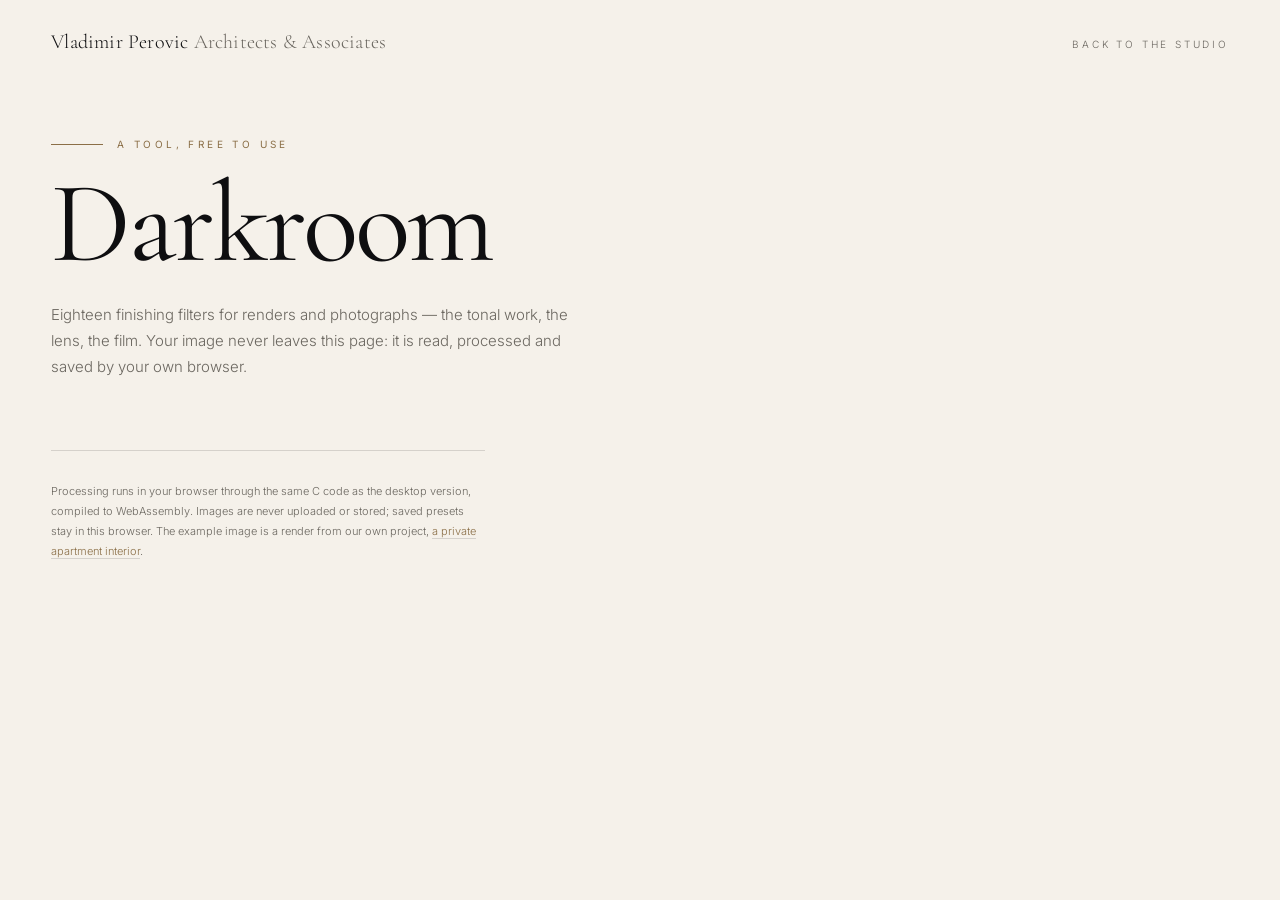
<file: web/src/index.html>
<!DOCTYPE html>
<html lang="en">
<head>
<meta charset="utf-8">
<meta name="viewport" content="width=device-width, initial-scale=1">
<title>Darkroom — Vladimir Perovic Architects &amp; Associates</title>
<meta name="description" content="Finishing filters for architectural renders and photographs. Everything runs in your browser; nothing is uploaded.">
<link rel="preconnect" href="https://fonts.googleapis.com">
<link rel="preconnect" href="https://fonts.gstatic.com" crossorigin>
<link href="https://fonts.googleapis.com/css2?family=Cormorant+Garamond:ital,wght@0,300;0,400;0,500;1,300;1,400&family=Inter:wght@300;400;500;600&display=swap" rel="stylesheet">
<link rel="stylesheet" href="style.css?v=%%V%%">
<style>body { margin: 0; background: #f5f1ea; }</style>
</head>
<body>
<div id="darkroom">
<header class="masthead">
  <a class="wordmark" href="https://vladimirperovic.com">Vladimir Perovic <span>Architects &amp; Associates</span></a>
  <nav><a href="https://vladimirperovic.com">Back to the studio</a></nav>
</header>

<section class="intro">
  <p class="kicker">A tool, free to use</p>
  <h1>Darkroom</h1>
  <p class="lede">Eighteen finishing filters for renders and photographs — the tonal work, the lens, the film.
    Your image never leaves this page: it is read, processed and saved by your own browser.</p>
</section>

<!--TOOL-->

<footer class="colophon">
  <p>Processing runs in your browser through the same C code as the desktop version, compiled to
    WebAssembly. Images are never uploaded or stored; saved presets stay in this browser. The example image is a render from our own
    project, <a href="https://vladimirperovic.com/project.php?id=etr">a private apartment interior</a>.</p>
</footer>

<script type="module" src="app.js?v=%%V%%"></script>
</div>
</body>
</html>
</file>
<file: web/src/style.css>
/* The studio's own tokens and manner: paper and ink, hairlines, wide-tracked labels in the accent, a
   Cormorant display, and pill controls that invert on hover — the same page, with a tool on it. */
:root {
  --ink: #0e0e10;
  --paper: #f5f1ea;
  --muted: #6b6760;
  --line: rgba(14, 14, 16, .14);
  --accent: #8b6f47;
  --accent-light: #d7b584;
  --stage: #17171a;
  --ease: cubic-bezier(.19, 1, .22, 1);

  /* On the dark chrome that floats over an image. */
  --glass: rgba(14, 14, 16, .62);
  --glass-line: rgba(245, 241, 234, .16);
  --glass-text: rgba(245, 241, 234, .92);
  --glass-muted: rgba(245, 241, 234, .5);

  --sheet-height: 46vh;
  --rail-width: 232px;
  --panel-width: 312px;
  --toolbar-height: 56px;
}

* { box-sizing: border-box; }

[hidden] { display: none !important; }

.retouch-tools { padding-bottom: 14px; border-bottom: 1px solid var(--glass-line); }
.retouch-tools > button { display: block; width: 100%; text-align: left; padding: 10px 12px; border: 0; border-radius: 6px; background: transparent; color: inherit; font-size: 12px; cursor: pointer; }
.retouch-tools > button:hover, .retouch-tools > button.selected { background: rgba(215, 181, 132, .16); color: var(--accent-light); }
.retouch-tools > button:disabled { opacity: .4; cursor: default; }
.retouch-row { display: flex; flex-wrap: wrap; gap: 6px; margin: 10px 0; }
.retouch-button { padding: 8px 10px; border: 1px solid var(--glass-line); border-radius: 6px; background: transparent; color: inherit; font-size: 11px; cursor: pointer; }
.retouch-button:hover { background: rgba(215, 181, 132, .16); }
.retouch-button:disabled { opacity: .35; cursor: default; }
.retouch-toggle { display: flex; gap: 8px; align-items: center; font-size: 12px; margin: 10px 0; }
.local-layers-heading { display: flex; align-items: baseline; justify-content: space-between; margin-top: 22px; }
.local-layers-heading h3 { margin: 0; font-size: 16px; font-weight: 500; }
.local-layers-heading > span { font-size: 11px; color: var(--glass-muted); font-variant-numeric: tabular-nums; }
.local-layers-heading + .summary { margin-top: 8px; }
.local-layers { display: grid; gap: 4px; max-height: 232px; overflow-y: auto; margin: 12px 0 8px; scrollbar-gutter: stable; }
.local-layer { display: flex; align-items: center; gap: 6px; padding: 3px 6px; border: 1px solid var(--glass-line); border-radius: 6px; }
.local-layer.selected { border-color: var(--accent-light); background: rgba(215, 181, 132, .09); }
.local-layer.muted .local-layer-caption, .local-layer.muted .layer-mask { opacity: .45; }
.local-layer .retouch-toggle { font-size: 0; margin: 0; }
.local-layer .retouch-button { display: flex; gap: 9px; align-items: center; flex: 1; min-width: 0; padding: 5px 2px; text-align: left; border: 0; }
.local-layer-caption { display: grid; gap: 4px; min-width: 0; }
.local-layer-caption strong { font-size: 12px; font-weight: 500; overflow: hidden; text-overflow: ellipsis; white-space: nowrap; }
.local-layer-summary { font-size: 10px; color: var(--glass-muted); }
.layer-mask { position: relative; flex: 0 0 36px; height: 30px; overflow: hidden; border: 1px solid var(--glass-line); border-radius: 3px; background: #101012; }
.layer-mask-shape { position: absolute; transform: translate(-50%, -50%); border-radius: 50%; background: radial-gradient(ellipse, #fff 0%, #fff9 35%, #fff0 72%); }
.layer-mask.brush .layer-mask-shape { left: 50%; top: 50%; width: 90%; height: 40%; transform: translate(-50%, -50%) rotate(-30deg); }
.local-layer-actions { margin-top: 0; }
.local-layer-actions .retouch-button { padding: 7px 8px; }
.local-layer-properties { border-top: 1px solid var(--glass-line); margin-top: 16px; padding-top: 16px; }
.layer-name { display: block; width: 100%; margin-top: 7px; background: transparent; border: 1px solid var(--glass-line); padding: 8px; border-radius: 6px; font-size: 12px; }
.retouch-controls .control { display: block; }
.retouch-controls select { margin-top: 7px; }
.retouch-controls .control > select { display: block; width: 100%; }
.tone-histogram, .tone-curve { display: block; width: 100%; margin-top: 12px; border-radius: 6px; background: #101012; }
.tone-curve { aspect-ratio: 1; cursor: crosshair; touch-action: none; }
.curve-fields { display: grid; grid-template-columns: 1.5fr 1fr 1fr; gap: 7px; color: var(--glass-text); font-size: 11px; }
.curve-fields select, .curve-fields input { width: 100%; min-width: 0; margin: 6px 0 0; padding: 6px; border: 1px solid var(--glass-line); border-radius: 6px; background: transparent; font-size: 12px; }
.curve-fields input:disabled { opacity: .5; }
#darkroom.is-retouching .loupe-mark { display: none !important; }
body.editing #darkroom.is-retouching .loupe { display: none; }
.retouch-overlay { position: absolute; inset: 0; overflow: hidden; touch-action: none; user-select: none; cursor: crosshair; }
.retouch-overlay.hand { cursor: grab; }
.retouch-overlay.hand.painting { cursor: grabbing; }
.retouch-overlay.sampling { cursor: crosshair; }
.local-ellipse { position: absolute; border: 1px dashed var(--accent-light); border-radius: 50%; cursor: move; box-shadow: 0 0 0 1px rgba(0, 0, 0, .3); }
.local-ellipse > span { position: absolute; width: 22px; height: 22px; margin: -11px; border: 5px solid transparent; background: var(--paper); background-clip: content-box; border-radius: 50%; }
.local-ellipse > [data-handle="nw"] { left: 0; top: 0; cursor: nwse-resize; }
.local-ellipse > [data-handle="ne"] { right: 0; top: 0; cursor: nesw-resize; }
.local-ellipse > [data-handle="sw"] { left: 0; bottom: 0; cursor: nesw-resize; }
.local-ellipse > [data-handle="se"] { right: 0; bottom: 0; cursor: nwse-resize; }
.brush-cursor { position: absolute; border: 1px solid white; border-radius: 50%; transform: translate(-50%, -50%); box-shadow: 0 0 0 1px #0008; pointer-events: none; }
@media (min-width: 1081px) {
  body.editing:not(.panel-hidden) #darkroom.is-retouching .stage { padding: calc(var(--toolbar-height) + 24px) calc(var(--panel-width) + 42px) 24px calc(var(--rail-width) + 42px); }
}

html, body {
  margin: 0;
  background: var(--paper);
  color: var(--ink);
  font-family: Inter, system-ui, sans-serif;
  font-weight: 300;
  -webkit-font-smoothing: antialiased;
}

button, select, input { font: inherit; color: inherit; }

.kicker {
  display: flex;
  align-items: center;
  gap: 14px;
  font-size: 10px;
  letter-spacing: .34em;
  text-transform: uppercase;
  color: var(--accent);
  margin: 0 0 22px;
  font-weight: 400;
}

/* The hairline the studio puts before a label. */
.kicker::before {
  content: "";
  width: 52px;
  height: 1px;
  background: currentColor;
  flex: none;
}

.link {
  background: none;
  border: none;
  border-bottom: 1px solid currentColor;
  padding: 0;
  cursor: pointer;
  font: inherit;
  color: var(--accent);
  transition: opacity .45s var(--ease);
}

.link:hover { opacity: .65; }
.link.small { font-size: 10px; letter-spacing: .2em; text-transform: uppercase; color: var(--muted); }

/* The page around the tool ---------------------------------------------- */

.masthead {
  display: flex;
  align-items: baseline;
  justify-content: space-between;
  gap: 24px;
  padding: 30px clamp(20px, 4vw, 56px) 0;
}

.wordmark {
  font-family: 'Cormorant Garamond', Georgia, serif;
  font-size: 20px;
  letter-spacing: .01em;
  text-decoration: none;
  color: var(--ink);
}

.wordmark span { color: var(--muted); }

.masthead nav a {
  font-size: 10px;
  letter-spacing: .28em;
  text-transform: uppercase;
  text-decoration: none;
  color: var(--muted);
  border-bottom: 1px solid transparent;
  padding-bottom: 3px;
  transition: color .45s var(--ease), border-color .45s var(--ease);
}

.masthead nav a:hover { color: var(--ink); border-color: var(--line); }

.intro { padding: clamp(40px, 7vw, 84px) clamp(20px, 4vw, 56px) 30px; max-width: 900px; }

.intro h1 {
  font-family: 'Cormorant Garamond', Georgia, serif;
  font-weight: 400;
  font-size: clamp(54px, 9vw, 132px);
  line-height: .9;
  letter-spacing: -.028em;
  margin: 0 0 26px;
}

.lede { margin: 0; max-width: 58ch; font-size: 15px; line-height: 1.75; color: var(--muted); }

.colophon {
  margin: 40px clamp(20px, 4vw, 56px) 48px;
  padding-top: 20px;
  border-top: 1px solid var(--line);
  font-size: 11px;
  line-height: 1.8;
  color: var(--muted);
  max-width: 62ch;
}

.colophon a { color: var(--accent); text-decoration: none; border-bottom: 1px solid var(--line); }

/* Until an image is open, the page is an invitation to drop one and nothing else. Once one is open but
   the editing view has been left, the toolbar stays with the page so the way back is one click. */
body:not(.has-image) .toolbar,
body:not(.editing) .sheet { display: none; }

/* The workspace --------------------------------------------------------- */

.workspace { padding: 0 clamp(20px, 4vw, 56px); }

.stage {
  position: relative;
  background: var(--stage);
  min-height: 64vh;
  display: flex;
  align-items: center;
  justify-content: center;
  overflow: auto;
}

.dropzone { text-align: center; padding: clamp(40px, 8vw, 86px) 28px; color: var(--glass-text); max-width: 520px; }
.dropzone .kicker { color: var(--accent-light); justify-content: center; }

.drop-title {
  font-family: 'Cormorant Garamond', Georgia, serif;
  font-size: clamp(26px, 3.4vw, 38px);
  font-weight: 300;
  line-height: 1.15;
  margin: 0 0 18px;
}

.drop-title em { font-style: italic; color: var(--accent-light); }

.drop-note { font-size: 12px; line-height: 1.85; color: rgba(245, 241, 234, .48); margin: 0 0 8px; }
.dropzone .link { color: var(--accent-light); }

.file-drop { position: fixed; inset: 12px; z-index: 30; display: grid; place-items: center;
  pointer-events: none; border: 2px dashed var(--accent-light); border-radius: 18px;
  background: rgba(14, 14, 16, .85); padding: 30px; color: var(--paper); font-size: 22px; text-align: center; }
.import-notice { position: fixed; top: calc(var(--toolbar-height) + 12px); left: 50%; transform: translateX(-50%);
  z-index: 12; max-width: min(600px, 90vw); padding: 12px 18px; background: #30271b; color: var(--paper);
  border: 1px solid var(--accent-light); border-radius: 12px; font-size: 13px; }

.viewer { position: relative; margin: auto; line-height: 0; }
.viewer canvas { display: block; max-width: 100%; height: auto; }
/* Centring an image larger than the window would put its top-left corner out of reach: a flex container
   cannot be scrolled back past a centred child. Zoomed, it is aligned to the corner and centred by auto
   margins instead, which centre it along a side where it is smaller than the view and fall to nothing
   along a side where it is larger — so every edge can still be scrolled to. */
.stage.actual { align-items: flex-start; justify-content: flex-start; }
.viewer.actual { margin: auto; }
.viewer.actual canvas { max-width: none; }
.stage { overscroll-behavior: contain; }
body.editing .stage.actual { cursor: grab; }
.stage.sliding { cursor: grabbing; }
.viewer canvas.panning { cursor: grabbing; }
/* A finger on the image belongs to the tool. Without this the browser takes the gesture for a scroll a few
   pixels in, cancels it, and the divider stops where the finger was. In the page a vertical swipe still
   scrolls the page; over the whole window, or at 100% where the tool pans, nothing is left to the browser. */
.viewer canvas { touch-action: pan-y; -webkit-user-select: none; user-select: none; -webkit-touch-callout: none; }
body.editing .viewer canvas,
.viewer.actual canvas { touch-action: none; }

.busy {
  position: absolute;
  inset: 0;
  display: grid;
  place-items: center;
  background: rgba(23, 23, 26, .5);
  pointer-events: none;
  z-index: 6;
}

.busy span {
  width: 26px; height: 26px;
  border: 1px solid rgba(245, 241, 234, .25);
  border-top-color: var(--accent-light);
  border-radius: 50%;
  animation: spin .9s linear infinite;
}

@keyframes spin { to { transform: rotate(360deg); } }

/* Crop ------------------------------------------------------------------ */

.crop-overlay { position: absolute; inset: 0; cursor: crosshair; touch-action: none; user-select: none; }
.crop-hand .crop-overlay, .crop-hand .crop-overlay * { cursor: grab; }
.crop-panning, .crop-panning .crop-overlay, .crop-panning .crop-overlay * { cursor: grabbing; }
#darkroom.is-cropping .loupe-mark { display: none !important; }
#darkroom.is-cropping .panel, #darkroom.is-cropping .inspector { display: none !important; }
body.editing #darkroom.is-cropping .stage {
  padding: calc(var(--toolbar-height) + 24px) 26px calc(var(--crop-actions-height, 100px) + 55px);
  overflow: hidden;
}

.crop-rect {
  position: absolute;
  border: 1px dashed rgba(245, 241, 234, .92);
  box-shadow: 0 0 0 9999px rgba(14, 14, 16, .6);
  display: none;
  cursor: move;
}

/* Thirds, as a camera's grid. */
.crop-rect .third { position: absolute; background: rgba(245, 241, 234, .22); pointer-events: none; }
.crop-rect .third.v { top: 0; bottom: 0; width: 1px; }
.crop-rect .third.h { left: 0; right: 0; height: 1px; }

/* The whole side is a handle, not only the square on it: the square is what you see, the strip along the
   side is what you can grab. */
.crop-edge { position: absolute; }
.crop-edge.n { left: 0; right: 0; top: 0; height: 15px; margin-top: -7px; cursor: ns-resize; }
.crop-edge.s { left: 0; right: 0; bottom: 0; height: 15px; margin-bottom: -7px; cursor: ns-resize; }
.crop-edge.w { top: 0; bottom: 0; left: 0; width: 15px; margin-left: -7px; cursor: ew-resize; }
.crop-edge.e { top: 0; bottom: 0; right: 0; width: 15px; margin-right: -7px; cursor: ew-resize; }

.crop-handle { position: absolute; width: 24px; height: 24px; margin: -12px 0 0 -12px; }

.crop-handle::after {
  content: "";
  position: absolute;
  left: 50%;
  top: 50%;
  width: 11px;
  height: 11px;
  margin: -6px 0 0 -6px;
  background: var(--paper);
  border: 1px solid rgba(14, 14, 16, .55);
  border-radius: 1px;
}

.crop-handle.nw { left: 0; top: 0; cursor: nwse-resize; }
.crop-handle.n { left: 50%; top: 0; cursor: ns-resize; }
.crop-handle.ne { left: 100%; top: 0; cursor: nesw-resize; }
.crop-handle.w { left: 0; top: 50%; cursor: ew-resize; }
.crop-handle.e { left: 100%; top: 50%; cursor: ew-resize; }
.crop-handle.sw { left: 0; top: 100%; cursor: nesw-resize; }
.crop-handle.s { left: 50%; top: 100%; cursor: ns-resize; }
.crop-handle.se { left: 100%; top: 100%; cursor: nwse-resize; }

.crop-actions {
  position: fixed;
  left: 50%;
  bottom: 30px;
  transform: translateX(-50%);
  display: flex;
  align-items: center;
  gap: 8px;
  flex-wrap: wrap;
  justify-content: center;
  width: 760px;
  max-width: calc(100vw - 24px);
  background: var(--glass);
  backdrop-filter: blur(18px);
  border: 1px solid var(--glass-line);
  border-radius: 18px;
  padding: 12px;
  font-size: 11px;
  letter-spacing: .06em;
  color: var(--glass-text);
  z-index: 7;
}
.crop-actions label { display: flex; align-items: center; gap: 6px; }
.crop-actions output { min-width: 105px; text-align: center; font-variant-numeric: tabular-nums; }
.crop-hint { flex-basis: 100%; text-align: center; color: var(--glass-muted); font-size: 10px; line-height: 1.5; }

/* Editing: the image fills the window, and the chrome floats over it ------ */

body.editing { overflow: hidden; background: #17171a; }
body.editing .masthead,
body.editing .intro,
body.editing .colophon { display: none; }

body.editing #darkroom { position: relative; z-index: 9000; }
body.editing .workspace { position: fixed; inset: 0; padding: 0; z-index: 3; }

body.editing .stage {
  position: absolute;
  inset: 0;
  min-height: 0;
  padding: 0;
}

/* Zoomed, the scrolled area reaches past the floating chrome, so any edge of the picture can be brought out
   from under the toolbar and the panels; a picture smaller than that room sits in the middle of it. */
body.editing .stage.actual {
  padding: calc(var(--toolbar-height) + 16px) calc(var(--panel-width) + 32px) 16px calc(var(--rail-width) + 32px);
}
body.editing.panel-hidden .stage.actual { padding: calc(var(--toolbar-height) + 16px) 16px 16px; }

.sheet { display: contents; }

body.editing .panel,
body.editing .inspector {
  position: absolute;
  top: calc(var(--toolbar-height) + 16px);
  bottom: 16px;
  overflow: auto;
  color: var(--glass-text);
  background: linear-gradient(180deg, rgba(30, 30, 34, .68), rgba(12, 12, 14, .66));
  backdrop-filter: blur(22px);
  border: 1px solid var(--glass-line);
  border-radius: 14px;
  box-shadow: 0 24px 60px rgba(0, 0, 0, .38), inset 0 1px 0 rgba(245, 241, 234, .06);
  transition: opacity .45s var(--ease), transform .45s var(--ease);
  z-index: 4;
}

body.editing .panel { left: 16px; width: var(--rail-width); display: flex; flex-direction: column; overflow: hidden; }
body.editing .inspector { right: 16px; width: var(--panel-width); }

body.editing.panel-hidden .panel,
body.editing.panel-hidden .inspector { opacity: 0; pointer-events: none; }
body.editing.panel-hidden .panel { transform: translateX(-16px); }
body.editing.panel-hidden .inspector { transform: translateX(16px); }

/* Panels ---------------------------------------------------------------- */

/* The chooser stays put while the list of filters scrolls under it. */
.panel-head {
  flex: none;
  position: sticky;
  top: 0;
  z-index: 2;
  padding: 16px 14px 14px;
  border-bottom: 1px solid var(--glass-line);
  border-radius: 13px 13px 0 0;
  background: linear-gradient(180deg, rgba(31, 31, 35, .96), rgba(24, 24, 27, .92));
  backdrop-filter: blur(8px);
}
.panel-head .kicker { margin: 0 0 11px; color: var(--accent-light); font-size: 9.5px; }
.panel-head .kicker::before { width: 22px; }

/* The look chooser: one control, with the chevron drawn rather than left to the platform. */
.chooser { position: relative; }

.chooser select {
  width: 100%;
  appearance: none;
  background: rgba(245, 241, 234, .05);
  border: 1px solid var(--glass-line);
  border-radius: 9px;
  padding: 11px 34px 11px 13px;
  font-size: 13px;
  letter-spacing: .01em;
  color: var(--glass-text);
  cursor: pointer;
  transition: border-color .45s var(--ease), background .45s var(--ease);
}

.chooser select:hover { border-color: rgba(215, 181, 132, .5); background: rgba(245, 241, 234, .08); }
.chooser select:focus-visible { outline: 1px solid var(--accent-light); outline-offset: 1px; }

.chooser .chevron {
  position: absolute;
  right: 13px;
  top: 50%;
  width: 10px;
  height: 6px;
  margin-top: -3px;
  fill: none;
  stroke: var(--accent-light);
  stroke-width: 1.4;
  pointer-events: none;
}

select { appearance: none; background: transparent; border: 1px solid var(--glass-line); border-radius: 8px;
         padding: 8px 11px; font-size: 12.5px; color: inherit; cursor: pointer;
         transition: border-color .45s var(--ease); }
select:hover { border-color: rgba(245, 241, 234, .38); }
select option { color: var(--ink); }

/* There is more below: a fade and a chevron, and nothing at all when everything fits. */
.more {
  position: sticky;
  bottom: 0;
  height: 34px;
  margin-top: -34px;
  display: none;
  align-items: flex-end;
  justify-content: center;
  padding-bottom: 7px;
  pointer-events: none;
  background: linear-gradient(to top, rgba(12, 12, 14, .92), rgba(12, 12, 14, 0));
  border-radius: 0 0 13px 13px;
}

.filter-scroll.has-more .more,
.inspector-scroll.has-more .more { display: flex; }

.more svg { width: 12px; height: 7px; fill: none; stroke: var(--accent-light); stroke-width: 1.4; opacity: .85; }

.filters { padding: 8px 8px 18px; }
.filter-scroll { flex: 1; min-height: 0; overflow: auto; }

.preset-foot {
  flex: none;
  max-height: 60%;
  overflow: auto;
  padding: 10px 14px;
  border-top: 1px solid var(--glass-line);
  background: rgba(14, 14, 16, .7);
}
.preset-button {
  width: 100%;
  padding: 10px 12px;
  border: 1px solid rgba(215, 181, 132, .5);
  border-radius: 30px;
  background: rgba(215, 181, 132, .1);
  color: var(--glass-text);
  font-size: 10px;
  letter-spacing: .16em;
  text-transform: uppercase;
  cursor: pointer;
}
.preset-button:hover { background: var(--paper); color: var(--ink); }
.preset-button:disabled { opacity: .4; cursor: default; }
.preset-button:focus-visible, .preset-foot input:focus-visible { outline: 2px solid var(--accent-light); outline-offset: 2px; }
.preset-foot label { display: block; margin-bottom: 8px; font-size: 12px; }
.preset-foot input {
  width: 100%;
  min-width: 0;
  padding: 10px;
  border: 1px solid var(--glass-line);
  border-radius: 8px;
  background: rgba(245, 241, 234, .06);
  color: var(--glass-text);
  font-size: 13px;
}
.preset-actions { display: flex; gap: 8px; }
.preset-note { margin: 10px 0 0; font-size: 11px; line-height: 1.5; color: var(--glass-muted); overflow-wrap: anywhere; }
.preset-foot form .preset-note { margin: 8px 0 12px; }
.batch-section { margin-top: 8px; padding-top: 8px; border-top: 1px solid var(--glass-line); }
.batch-images { flex: none; padding: 0 12px 10px; border-top: 1px solid var(--glass-line); }
.batch-images-head { display: flex; justify-content: space-between; align-items: center; gap: 8px; padding-top: 6px; }
.batch-images-head .preset-note { margin: 0; }
.gallery-icon { display: grid; flex: none; place-items: center; width: 36px; height: 36px; padding: 0; color: var(--glass-text); background: rgba(245, 241, 234, .05); border: 1px solid var(--glass-line); border-radius: 8px; cursor: pointer; }
.gallery-icon svg { width: 18px; height: 18px; fill: none; stroke: currentColor; stroke-width: 1.4; stroke-linecap: round; }
.gallery-icon:hover { border-color: var(--accent-light); color: var(--accent-light); }
.gallery-icon:focus-visible, .thumbnail-size input:focus-visible { outline: 2px solid var(--accent-light); outline-offset: 2px; }
.apply-batch-preset { margin-top: 8px; letter-spacing: .1em; }
.batch-gallery { display: grid; grid-auto-flow: column; grid-auto-columns: 94px; gap: 6px; overflow-x: auto; margin-top: 4px; padding: 2px; }
.image-thumb { position: relative; min-width: 0; padding: 4px; background: rgba(245, 241, 234, .04); color: var(--glass-muted); border: 1px solid var(--glass-line); border-radius: 7px; cursor: pointer; }
.image-thumb img { display: block; width: 100%; object-fit: contain; background: #151518; border-radius: 3px; }
.image-thumb span { display: block; white-space: nowrap; overflow: hidden; text-overflow: ellipsis; }
.image-thumb:hover, .image-thumb:focus-visible { border-color: var(--accent-light); outline: 1px solid var(--accent-light); }
.image-thumb.selected { border-color: var(--accent-light); background: rgba(215, 181, 132, .16); color: var(--glass-text); }
.image-thumb.edited::after { content: ""; position: absolute; top: 7px; right: 7px; width: 6px; height: 6px; border-radius: 50%; background: var(--accent-light); box-shadow: 0 0 0 2px #17171a; }
.image-thumb.loading { opacity: .5; }
.image-thumb.failed span { color: #f0a293; }
.batch-thumb img { height: 40px; }
.batch-thumb span { padding: 5px 1px 1px; font-size: 10px; }
.batch-grid-dialog {
  position: fixed;
  inset: 0;
  width: 100%;
  height: 100%;
  max-width: none;
  max-height: none;
  margin: 0;
  padding: 0;
  border: 0;
  color: var(--glass-text);
  background: var(--stage);
  overflow: hidden;
  --gallery-padding: clamp(14px, 3vw, 40px);
  --thumbnail-size: 192px;
}
.batch-grid-dialog[open] { display: flex; flex-direction: column; }
.batch-grid-head { display: flex; flex-wrap: wrap; align-items: center; gap: 12px 20px; padding: 12px var(--gallery-padding); border-bottom: 1px solid var(--glass-line); background: #202024; }
.batch-grid-head h2 { margin: 0 auto 0 0; font-size: 17px; font-weight: 500; }
.batch-grid-head .gallery-icon { width: 44px; height: 44px; }
.batch-grid-message { flex: 0 0 100%; margin: 0; color: #f0a293; font-size: 12px; }
.thumbnail-size { display: flex; align-items: center; gap: 10px; font-size: 12px; }
.thumbnail-size input[type=range] { width: clamp(70px, 16vw, 180px); margin: 0; }
.batch-grid {
  display: grid;
  grid-template-columns: repeat(auto-fill, minmax(min(100%, var(--thumbnail-size)), 1fr));
  align-content: start;
  flex: 1;
  gap: 12px;
  padding: 18px var(--gallery-padding);
  overflow: auto;
  overscroll-behavior: contain;
}
.batch-grid-thumb { padding: 6px; text-align: left; }
.batch-grid-thumb img { height: min(calc(var(--thumbnail-size) * .75), 64vw); }
.batch-grid-thumb span { padding: 8px 3px 3px; font-size: 12px; }
.batch-grid-thumb.edited::after { top: 12px; right: 12px; }
@media (max-width: 380px) {
  .thumbnail-size { order: 1; width: 100%; }
  .thumbnail-size input[type=range] { flex: 1; }
}
.batch-actions { margin-top: 12px; flex-wrap: wrap; }
.batch-actions .preset-button { flex: 1 0 auto; width: auto; padding-inline: 9px; letter-spacing: .08em; }
.batch-section progress { width: 100%; height: 5px; margin-top: 12px; accent-color: var(--accent-light); }
.batch-download { display: block; margin-top: 10px; color: var(--accent-light); font-size: 12px; }
.batch-section details { margin-top: 10px; font-size: 11px; line-height: 1.5; color: var(--glass-muted); overflow-wrap: anywhere; }
.batch-section summary { cursor: pointer; color: var(--accent-light); }
.batch-section ul { padding-left: 16px; }

/* A generous hit area along the left edge, with a visible grip above the loupe. */
.inspector-resize {
  position: absolute;
  inset: 0 auto 0 0;
  width: 10px;
  z-index: 3;
  cursor: ew-resize;
  touch-action: none;
  user-select: none;
}
.inspector-resize::after {
  content: "";
  position: absolute;
  left: 2px;
  top: calc(50% - 24px);
  width: 3px;
  height: 48px;
  border-radius: 3px;
  background: var(--accent-light);
  opacity: .5;
}
.inspector-resize:hover, .inspector-resize:focus-visible { background: rgba(215, 181, 132, .12); outline: none; }
.inspector-resize:hover::after, .inspector-resize:focus-visible::after { opacity: 1; }
#darkroom.resizing-inspector, #darkroom.resizing-inspector * { cursor: ew-resize !important; user-select: none !important; }

.group-label {
  font-size: 9.5px;
  letter-spacing: .32em;
  text-transform: uppercase;
  color: var(--accent-light);
  opacity: .85;
  padding: 18px 8px 8px;
}

.filter {
  display: flex;
  align-items: center;
  gap: 10px;
  padding: 7px 8px;
  cursor: pointer;
  border: 1px solid transparent;
  border-radius: 2px;
  transition: background .45s var(--ease), border-color .45s var(--ease);
}

.filter:hover { background: rgba(245, 241, 234, .06); }
.filter.selected { background: rgba(215, 181, 132, .13); border-color: rgba(215, 181, 132, .34); }
.filter input { accent-color: var(--accent-light); margin: 0; cursor: pointer; }
.filter span { font-size: 12px; letter-spacing: .01em; color: rgba(245, 241, 234, .74); }
.filter.selected span { color: var(--glass-text); }
.filter.on span { font-weight: 500; color: var(--glass-text); }

.controls { padding: 18px 16px 6px; }

.controls .summary {
  font-size: 12px;
  line-height: 1.8;
  color: var(--glass-muted);
  margin: 0 0 20px;
}

.controls.disabled .control { opacity: .34; pointer-events: none; }

.control { margin-bottom: 16px; }

.control-head {
  display: flex;
  justify-content: space-between;
  align-items: baseline;
  margin-bottom: 6px;
  font-size: 11.5px;
}

.control-head b { font-weight: 400; letter-spacing: .04em; }
.control-head output { font-variant-numeric: tabular-nums; font-size: 11px; color: var(--glass-muted); }

input[type=range] { width: 100%; accent-color: var(--accent-light); height: 18px; }

.control-heading {
  font-size: 9.5px;
  letter-spacing: .32em;
  text-transform: uppercase;
  color: var(--accent-light);
  opacity: .85;
  margin: 24px 0 12px;
}

.control-note { font-size: 11px; line-height: 1.7; color: var(--glass-muted); margin: -8px 0 16px; }
.panel-foot { padding: 6px 16px 20px; }
.panel-foot .link.small { color: var(--glass-muted); }

/* Toolbar --------------------------------------------------------------- */

.toolbar {
  position: fixed;
  inset: 0 0 auto 0;
  display: flex;
  justify-content: space-between;
  align-items: center;
  gap: 18px;
  flex-wrap: wrap;
  padding: 10px 16px;
  color: var(--glass-text);
  background: var(--glass);
  backdrop-filter: blur(22px);
  border-bottom: 1px solid var(--glass-line);
  z-index: 5;
}

.tools, .save { display: flex; align-items: center; gap: 8px; flex-wrap: wrap; }

/* The studio's mark, first in the toolbar, back to the site. */
.toolbar .brand {
  display: inline-flex;
  align-items: center;
  justify-content: center;
  width: 34px;
  height: 34px;
  margin-right: 8px;
  color: inherit;
  text-decoration: none;
  border-radius: 8px;
  transition: color .45s var(--ease), opacity .45s var(--ease);
}
.toolbar .brand svg { width: 28px; height: 28px; display: block; }
.toolbar .brand:hover { color: var(--accent-light); }
/* In the site's page its header already carries the mark; it is needed once the tool has the window. */
body:not(.editing) #darkroom[data-chrome="page"] .brand { display: none; }

/* Beside Save: the file opened, and the file Save will write. */
.sizes {
  font-size: 9.5px;
  letter-spacing: .14em;
  text-transform: uppercase;
  color: var(--glass-muted);
  font-variant-numeric: tabular-nums;
  white-space: nowrap;
}
.sizes b { font-weight: 500; color: var(--glass-text); letter-spacing: .06em; }
.sizes:empty { display: none; }
body:not(.editing) .sizes { color: var(--muted); }
body:not(.editing) .sizes b { color: var(--ink); }

.toolbar button {
  background: transparent;
  border: 1px solid rgba(245, 241, 234, .26);
  border-radius: 40px;
  padding: 8px 17px;
  font-size: 10px;
  letter-spacing: .22em;
  text-transform: uppercase;
  color: inherit;
  cursor: pointer;
  white-space: nowrap;
  transition: background .45s var(--ease), color .45s var(--ease), border-color .45s var(--ease);
}

.toolbar button:hover:not(:disabled) { background: var(--paper); color: var(--ink); border-color: var(--paper); }
.toolbar button:disabled { opacity: .3; cursor: default; }

.toolbar button.active {
  background: rgba(215, 181, 132, .16);
  border-color: var(--accent-light);
  color: var(--paper);
}

.toolbar button.strong {
  border-color: rgba(245, 241, 234, .55);
  color: var(--paper);
  font-weight: 500;
}

.toolbar button.close {
  display: inline-flex;
  align-items: center;
  gap: 8px;
  padding-left: 13px;
}

.toolbar button.close svg {
  width: 9px;
  height: 9px;
  fill: none;
  stroke: currentColor;
  stroke-width: 1.6;
  stroke-linecap: round;
}

.toolbar button.quiet { border-color: transparent; color: var(--glass-muted); }
.toolbar button.quiet:hover:not(:disabled) { background: transparent; color: var(--paper); border-color: var(--glass-line); }

.toolbar button.primary, .crop-actions button.primary {
  background: var(--accent);
  border-color: var(--accent);
  color: var(--paper);
}

.toolbar button.primary:hover:not(:disabled) { background: var(--paper); color: var(--ink); border-color: var(--paper); }

.crop-actions button {
  background: transparent;
  border: 1px solid var(--glass-line);
  border-radius: 40px;
  padding: 8px 17px;
  font-size: 10px;
  letter-spacing: .22em;
  text-transform: uppercase;
  color: inherit;
  cursor: pointer;
  transition: background .45s var(--ease), color .45s var(--ease), border-color .45s var(--ease);
}

.crop-actions button:hover { background: var(--paper); color: var(--ink); border-color: var(--paper); }

.save select { width: auto; font-size: 11px; letter-spacing: .12em; text-transform: uppercase; padding: 8px 12px; }

.quality {
  display: flex;
  align-items: center;
  gap: 9px;
  font-size: 9.5px;
  letter-spacing: .22em;
  text-transform: uppercase;
  color: var(--glass-muted);
}

.quality input { width: 92px; }
.quality output { font-variant-numeric: tabular-nums; width: 22px; letter-spacing: 0; font-size: 11px; }

/* Every label that has a short form for a narrow screen carries both. */
.short { display: none; }

.status {
  font-size: 10px;
  letter-spacing: .12em;
  text-transform: uppercase;
  color: var(--glass-muted);
  font-variant-numeric: tabular-nums;
}

/* The page view keeps the toolbar, in the studio's light manner. */
body:not(.editing) .toolbar {
  position: static;
  margin: 16px clamp(20px, 4vw, 56px) 0;
  padding: 16px 0;
  color: var(--ink);
  background: none;
  backdrop-filter: none;
  border-bottom: 0;
  border-top: 1px solid var(--line);
}

body:not(.editing) .toolbar button { border-color: var(--line); }
body:not(.editing) .toolbar button.strong { color: var(--ink); border-color: var(--ink); }

body:not(.editing) .toolbar button.active {
  color: var(--ink);
  background: rgba(139, 111, 71, .14);
  border-color: var(--accent);
}
body:not(.editing) .toolbar button:hover:not(:disabled) { background: var(--ink); color: var(--paper); border-color: var(--ink); }
body:not(.editing) .toolbar button.quiet { color: var(--muted); }
body:not(.editing) .toolbar button.primary { background: var(--accent); border-color: var(--accent); color: var(--paper); }
body:not(.editing) .toolbar select { border-color: var(--line); }
body:not(.editing) .status, body:not(.editing) .quality { color: var(--muted); }

/* Narrow screens: the two panels become one sheet along the bottom ------- */

@media (max-width: 1080px) {
  .inspector-resize { display: none; }
  body.editing .panel { display: block; }
  .filter-scroll { overflow: visible; }
  .preset-foot { max-height: none; overflow: visible; }
  body.editing .sheet {
    display: block;
    position: fixed;
    left: 12px;
    right: 12px;
    bottom: 12px;
    max-height: var(--sheet-height);
    overflow: auto;
    color: var(--glass-text);
    background: linear-gradient(180deg, rgba(30, 30, 34, .78), rgba(12, 12, 14, .74));
    backdrop-filter: blur(22px);
    border: 1px solid var(--glass-line);
    border-radius: 14px;
    box-shadow: 0 -18px 50px rgba(0, 0, 0, .4), inset 0 1px 0 rgba(245, 241, 234, .06);
    transition: opacity .45s var(--ease), transform .45s var(--ease);
    z-index: 4;
  }

  /* The sheet must not sit on the picture: the picture ends where the sheet begins. */
  body.editing:not(.panel-hidden) .stage { padding-bottom: calc(var(--sheet-height) + 26px); }

  /* One scroller, so one hint at most — and the sheet's own edge already shows there is more. */
  .more { display: none !important; }
  .panel-head { border-radius: 13px 13px 0 0; }

  body.editing .panel,
  body.editing .inspector {
    position: static;
    width: auto;
    background: none;
    backdrop-filter: none;
    border: 0;
    border-radius: 0;
    overflow: visible;
    transition: none;
    opacity: 1;
    transform: none;
  }

  body.editing .inspector { border-top: 1px solid var(--glass-line); }
  body.editing.panel-hidden .sheet { opacity: 0; transform: translateY(14px); pointer-events: none; }

  .status { display: none; }
  .quality input { width: 68px; }
  .toolbar { padding: 9px 12px; gap: 10px; }
}

/* A narrow window: the chrome gets out of the way — short labels, small pills, tight rows. */
@media (max-width: 860px) {
  .long { display: none; }
  .short { display: inline; }

  .toolbar { padding: 7px 8px; gap: 6px; }
  .tools, .save { gap: 5px; }

  .toolbar button {
    padding: 6px 11px;
    font-size: 9px;
    letter-spacing: .14em;
  }

  .toolbar button.close { padding: 6px 10px; gap: 0; }
  .toolbar button.close span { display: none; }
  .toolbar button.close svg { width: 10px; height: 10px; }

  .save select { padding: 6px 8px; font-size: 9px; letter-spacing: .1em; }
  .quality { gap: 5px; }
  .quality input { width: 52px; }
  .quality output { font-size: 10px; width: 18px; }

  :root { --sheet-height: 42vh; }
  body.editing .sheet { left: 8px; right: 8px; bottom: 8px; }
  .crop-actions { bottom: 16px; padding: 8px 8px 8px 16px; font-size: 10px; gap: 10px; }
}

/* The loupe ------------------------------------------------------------ */

/* The inspector is a column: the settings on top, scrolling on their own when they are tall, and under them
   the loupe, taking whatever height is left but never less than its own — so it is always in view. */
body.editing .inspector { display: flex; flex-direction: column; overflow: hidden; }
body.editing .inspector-scroll { flex: 0 1 auto; min-height: 0; overflow: auto; }

.loupe {
  display: none;
  position: relative;
  flex: 1 0 200px;
  margin: 0 16px 16px;
  min-height: 200px;
  overflow: hidden;
  border: 1px solid var(--glass-line);
  border-radius: 10px;
  background: #0e0e10;
  cursor: grab;
  touch-action: none;
  -webkit-user-select: none;
  user-select: none;
}
body.editing .loupe { display: block; }
.loupe.looking { cursor: grabbing; }
.loupe canvas { position: absolute; left: 50%; top: 50%; transform: translate(-50%, -50%); display: block; }
.loupe figcaption {
  position: absolute;
  inset: auto 0 0;
  display: flex;
  justify-content: space-between;
  gap: 10px;
  padding: 14px 10px 7px;
  font-size: 9px;
  letter-spacing: .2em;
  text-transform: uppercase;
  color: rgba(245, 241, 234, .82);
  background: linear-gradient(transparent, rgba(0, 0, 0, .55));
  pointer-events: none;
}

/* On the picture: where the loupe is looking. */
.loupe-mark {
  position: absolute;
  border: 1px solid rgba(245, 241, 234, .9);
  box-shadow: 0 0 0 1px rgba(14, 14, 16, .45);
  border-radius: 2px;
  pointer-events: none;
}
body:not(.editing) .loupe-mark { display: none; }

/* On a narrow screen the settings are a sheet over the picture and there is no room for a second view. */
@media (max-width: 1080px) {
  body.editing .loupe, .loupe-mark { display: none !important; }
  body.editing .inspector { display: block; }
  body.editing .inspector-scroll { overflow: visible; }
  .sizes .long { display: none; }
}
</file>
